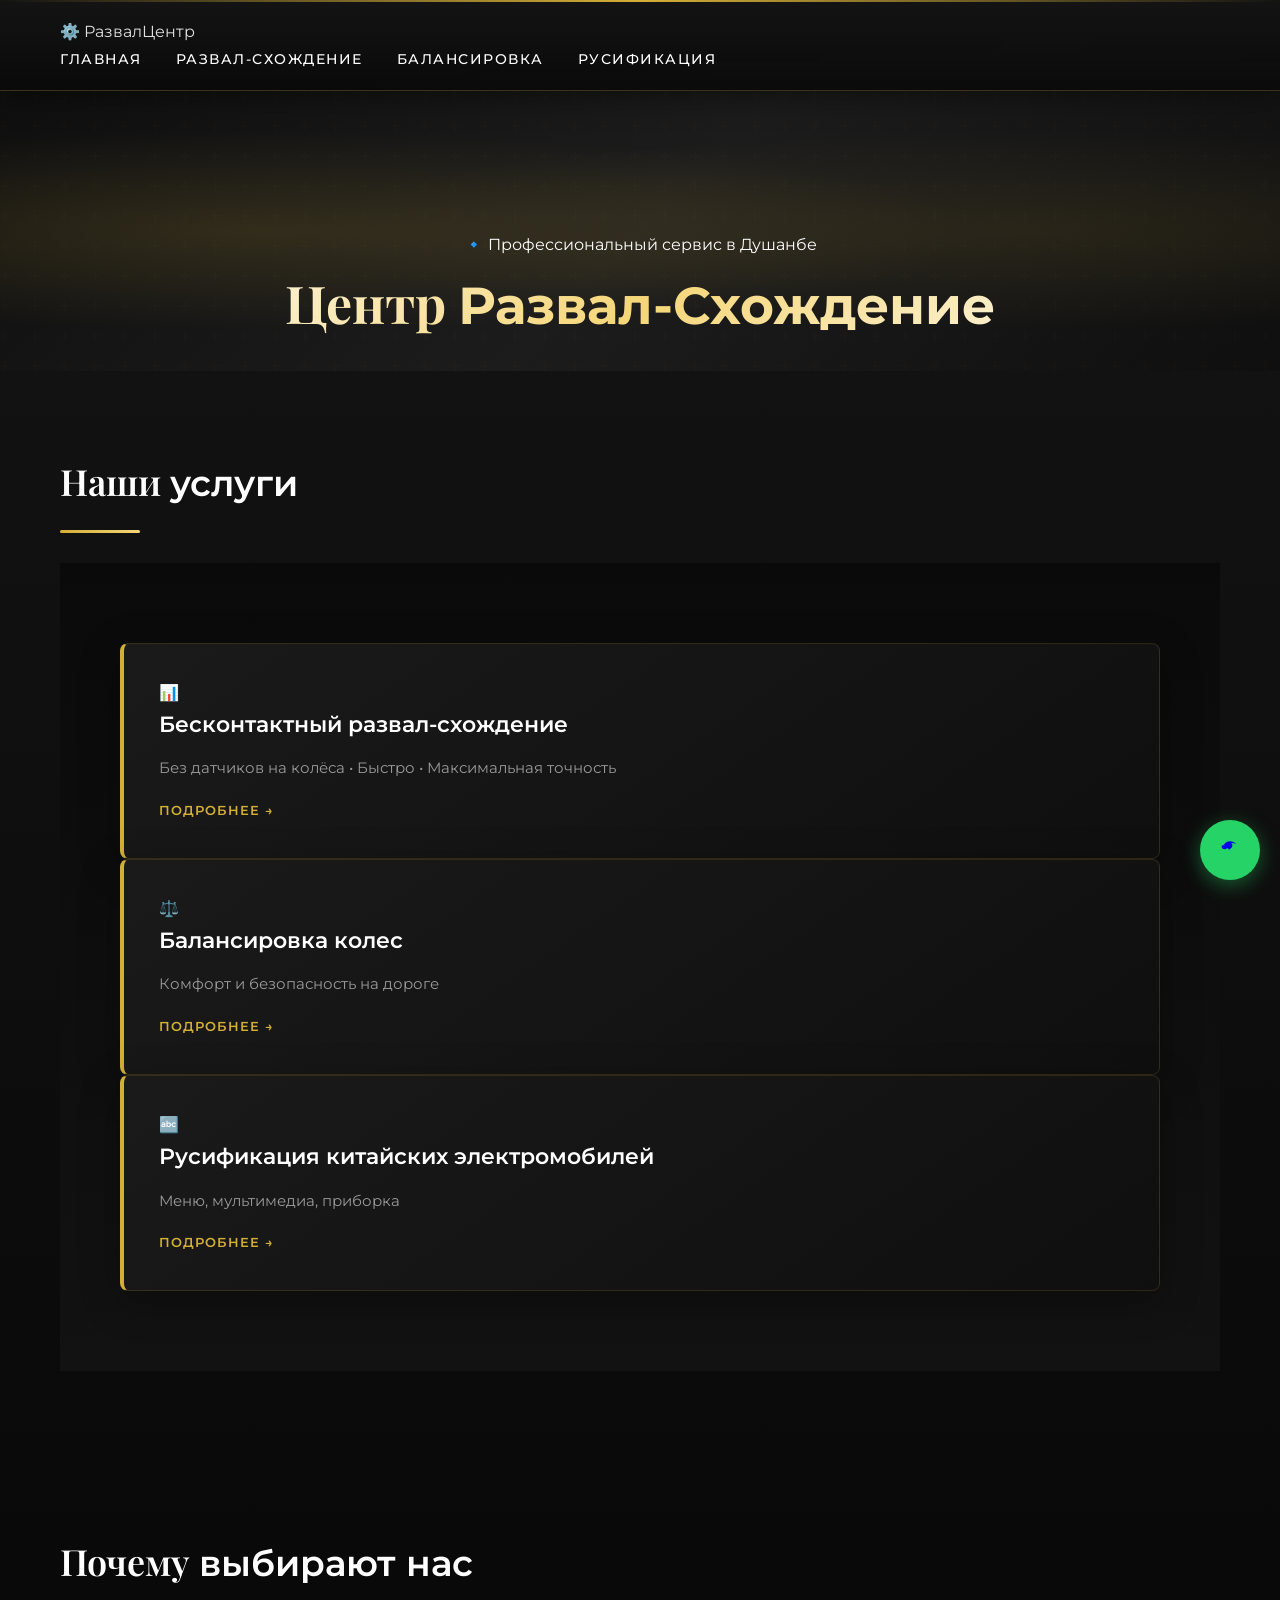
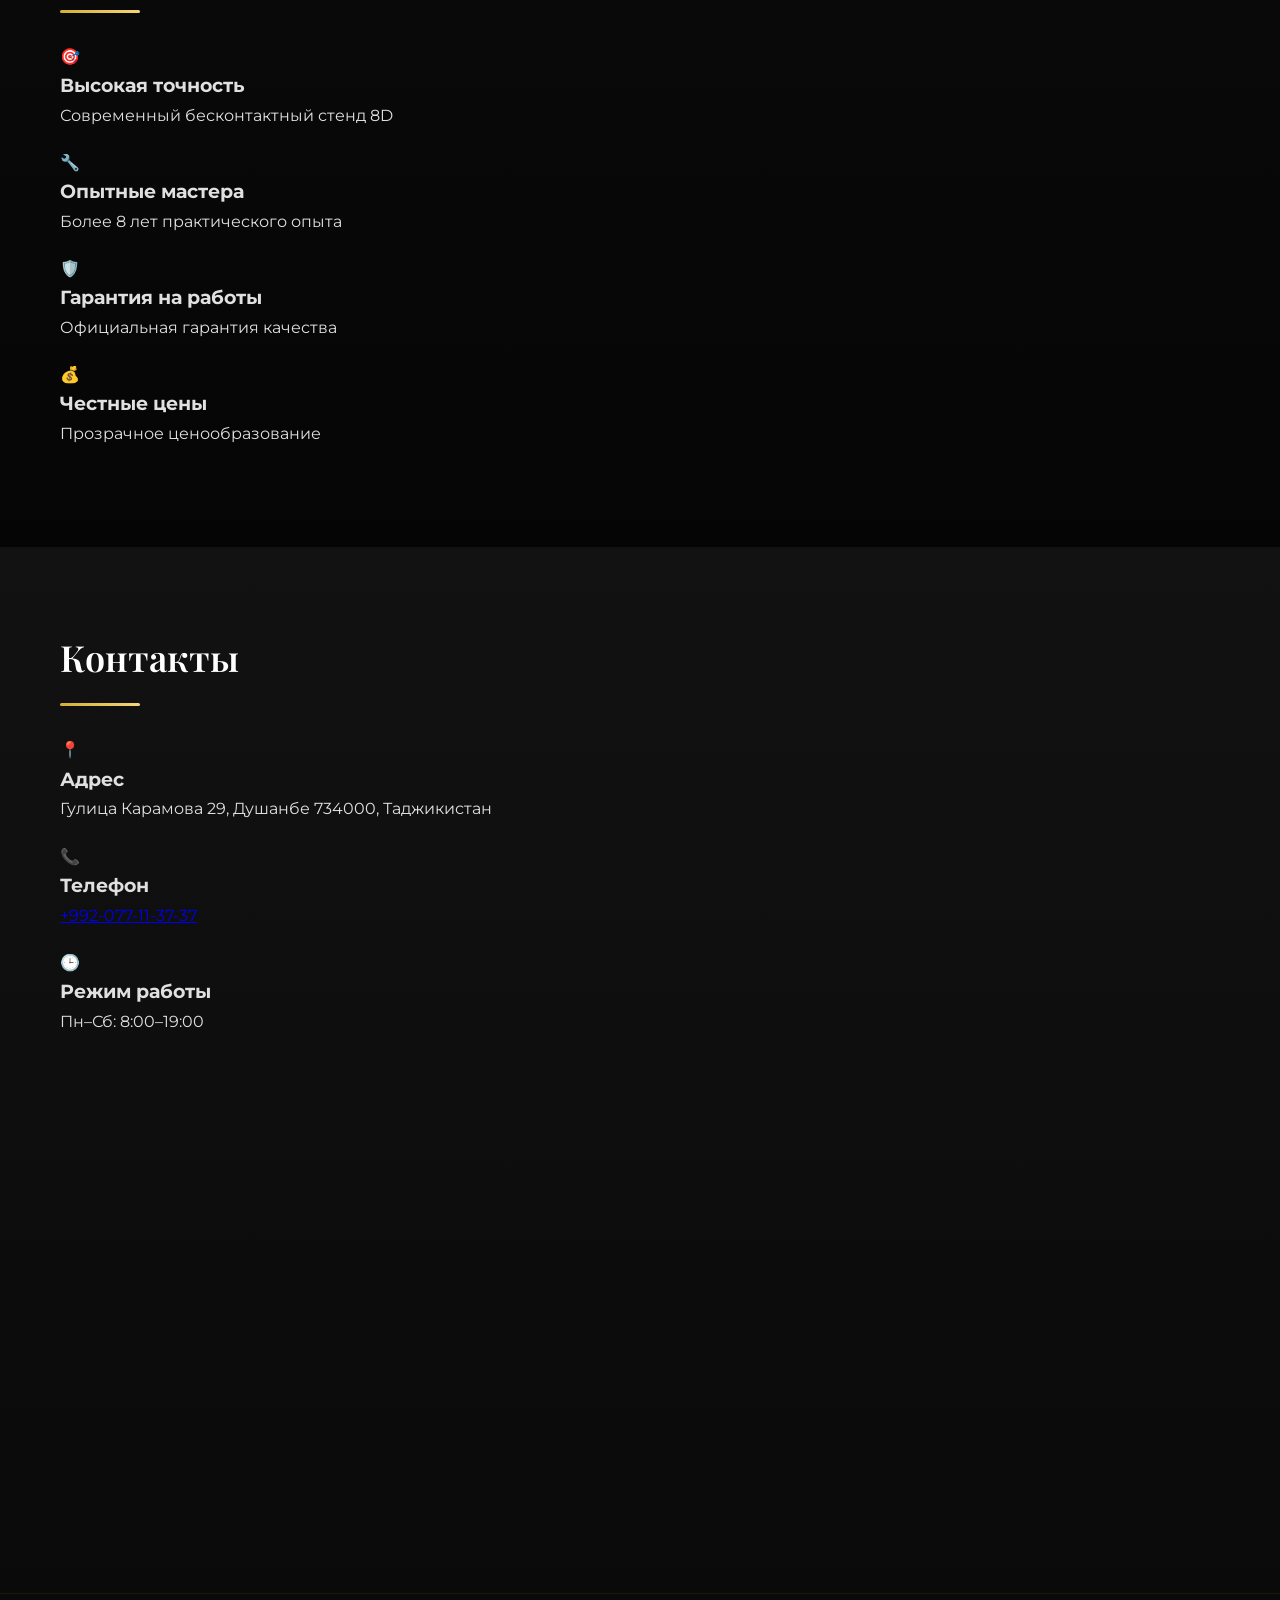
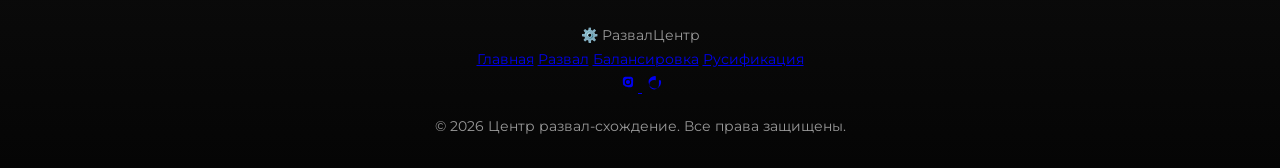
<file: index.html>
<!DOCTYPE html>
<html lang="ru">
<head>
    <meta charset="UTF-8">
    <meta name="viewport" content="width=device-width, initial-scale=1.0">
    <title>Центр — развал, балансировка, русификация</title>
    <meta name="description" content="Развал-схождение, балансировка и русификация авто. Точная настройка подвески. Гарантия качества.">
    <link rel="stylesheet" href="style.css">
    <link rel="icon" href="data:image/svg+xml,<svg xmlns='http://www.w3.org/2000/svg' viewBox='0 0 100 100'><text y='.9em' font-size='90'>🔧</text></svg>">
</head>
<body>


<header>
    <div class="header-container">
        <div class="logo">
            <span class="logo-icon">⚙️</span>
            <span class="logo-text">Развал<span>Центр</span></span>
        </div>
        <nav>
            <a href="index.html" class="nav-active">Главная</a>
            <a href="razval.html">Развал-схождение</a>
            <a href="balancing.html">Балансировка</a>
            <a href="rusification.html">Русификация</a>
        </nav>
    </div>
</header>

<section class="hero">
    <div class="hero-bg-pattern"></div>
    <div class="hero-content">
        <div class="hero-badge">🔹 Профессиональный сервис в Душанбе</div>
        <h1>Центр <span class="gold-text">Развал-Схождение</span></h1>
        <p class="hero-subtitle">Развал-схождение • Балансировка • Русификация авто</p>
        <div class="hero-buttons">
            <a href="https://wa.me/992077113737" class="btn btn-primary">
                <svg viewBox="0 0 448 512" width="20" height="20" fill="currentColor">
                    <path d="M380.9 97.1C339 55.1 283.7 32 223.9 32c-70.4 0-128.5 38.4-158.3 97.6L20.3 139c-6.7 6.7-10.7 15.9-10.7 25.6l0 3.2c0 38.4 31.2 69.6 69.6 69.6 12.3 0 23.9-3.2 34.3-9.2l34.7-15.6c8.8-4 18.8-1.6 25.6 6.1l16.6 18.5c6.9 7.7 18.6 8.2 26.1 1.2l44.7-41.1c15.3-14.1 23.6-34.8 23.6-56.1 0-16-4.8-31.1-13.5-43.9l-20.2-29.7z"/>
                </svg>
                Записаться
            </a>
            <a href="tel:+992077113737" class="btn btn-outline">
                <svg viewBox="0 0 512 512" width="20" height="20" fill="currentColor">
                    <path d="M164.9 212.5c-2.3 2.3-5.3 3.5-8.5 3.5h-48.4c-3.2 0-6.2-1.2-8.5-3.5l-80-80c-2.3-2.3-3.5-5.3-3.5-8.5V34.5c0-3.2 1.2-6.2 3.5-8.5l80-80c2.3-2.3 5.3-3.5 8.5-3.5h48.4c3.2 0 6.2 1.2 8.5 3.5l80 80c2.3 2.3 3.5 5.3 3.5 8.5v80c0 3.2-1.2 6.2-3.5 8.5l-80 80z"/>
                </svg>
                Позвонить
            </a>
        </div>
        <div class="hero-stats">
            <div class="stat-item">
                <span class="stat-number">5000+</span>
                <span class="stat-label">клиентов</span>
            </div>
            <div class="stat-item">
                <span class="stat-number">8 лет</span>
                <span class="stat-label">опыта</span>
            </div>
            <div class="stat-item">
                <span class="stat-number">98%</span>
                <span class="stat-label">довольных</span>
            </div>
        </div>
    </div>
</section>

<section class="content">
    <h2>Наши <span class="gold-text">услуги</span></h2>
    <div class="section-line"></div>

    <div class="services">
        <div class="service-card">
            <div class="card-icon">📊</div>
            <h3>Бесконтактный развал-схождение</h3>
            <p>Без датчиков на колёса • Быстро • Максимальная точность</p>
            <a href="razval.html" class="card-link">Подробнее →</a>
            <div class="card-glow"></div>
        </div>

        <div class="service-card">
            <div class="card-icon">⚖️</div>
            <h3>Балансировка колес</h3>
            <p>Комфорт и безопасность на дороге</p>
            <a href="balancing.html" class="card-link">Подробнее →</a>
            <div class="card-glow"></div>
        </div>

        <div class="service-card">
            <div class="card-icon">🔤</div>
            <h3>Русификация китайских электромобилей</h3>
            <p>Меню, мультимедиа, приборка</p>
            <a href="rusification.html" class="card-link">Подробнее →</a>
            <div class="card-glow"></div>
        </div>
    </div>
</section>

<section class="content dark">
    <h2>Почему <span class="gold-text">выбирают нас</span></h2>
    <div class="section-line"></div>

    <div class="features-grid">
        <div class="feature-item" data-tilt>
            <div class="feature-icon">🎯</div>
            <h3>Высокая точность</h3>
            <p>Современный бесконтактный стенд 8D</p>
        </div>
        <div class="feature-item" data-tilt>
            <div class="feature-icon">🔧</div>
            <h3>Опытные мастера</h3>
            <p>Более 8 лет практического опыта</p>
        </div>
        <div class="feature-item" data-tilt>
            <div class="feature-icon">🛡️</div>
            <h3>Гарантия на работы</h3>
            <p>Официальная гарантия качества</p>
        </div>
        <div class="feature-item" data-tilt>
            <div class="feature-icon">💰</div>
            <h3>Честные цены</h3>
            <p>Прозрачное ценообразование</p>
        </div>
    </div>
</section>

<section class="content">
    <h2>Контакты</h2>
    <div class="section-line"></div>

    <div class="contacts-container">
        <div class="contact-card">
            <div class="contact-icon">📍</div>
            <h3>Адрес</h3>
            <p>Гулица Карамова 29, Душанбе 734000, Таджикистан</p>
        </div>
        <div class="contact-card">
            <div class="contact-icon">📞</div>
            <h3>Телефон</h3>
            <p><a href="tel:+992077113737">+992-077-11-37-37</a></p>
        </div>
        <div class="contact-card">
            <div class="contact-icon">🕒</div>
            <h3>Режим работы</h3>
            <p>Пн–Сб: 8:00–19:00</p>
        </div>
    </div>

    <div class="map">
        <iframe 
        src="https://www.google.com/maps/embed?pb=!1m18!1m12!1m3!1d14834.98796822814!2d68.75728935511641!3d38.5873992798172!2m3!1f0!2f0!3f0!3m2!1i1024!2i768!4f13.1!3m3!1m2!1s0x38b5d3d64d9e6585%3A0xa7fe6edb359aba24!2z0KbQtdC90YLRgCDQoNCw0LfQstCw0Lst0KHRhdC-0LbQtNC10L3QuNGPINCU0YPRiNCw0L3QsdC1!5e0!3m2!1sru!2sus!4v1771346146250!5m2!1sru!2sus"
        width="100%" 
        height="450" 
        style="border:0; border-radius: 16px;"
        allowfullscreen="" 
        loading="lazy"
        referrerpolicy="no-referrer-when-downgrade">
        </iframe>
    </div>
</section>

<footer>
    <div class="footer-content">
        <div class="footer-logo">
            <span class="logo-icon">⚙️</span>
            <span class="logo-text">Развал<span>Центр</span></span>
        </div>
        <div class="footer-links">
            <a href="index.html">Главная</a>
            <a href="razval.html">Развал</a>
            <a href="balancing.html">Балансировка</a>
            <a href="rusification.html">Русификация</a>
        </div>
        <div class="social-links">
            <a href="https://www.instagram.com/razval_tj" target="_blank" class="social-btn instagram" title="Instagram">
                <svg viewBox="0 0 448 512" width="20" height="20" fill="currentColor">
                    <path d="M224,202.66A53.34,53.34,0,1,0,277.34,256,53.38,53.38,0,0,0,224,202.66Zm124.71-41a54,54,0,0,0-30.63-30.63C288,124,224,124,224,124s-64,0-94.08,6.88a54,54,0,0,0-30.63,30.63C92,160,92,224,92,224s0,64,6.88,94.08a54,54,0,0,0,30.63,30.63C160,388,224,388,224,388s64,0,94.08-6.88a54,54,0,0,0,30.63-30.63C356,288,356,224,356,224S356,160,348.71,161.66ZM224,338a82,82,0,1,1,82-82A82.09,82.09,0,0,1,224,338Zm85-148a19,19,0,1,1-19-19A19,19,0,0,1,309,190Z"/>
                </svg>
            </a>
            <a href="https://www.tiktok.com/@razvaltj4" target="_blank" class="social-btn tiktok" title="TikTok">
                <svg viewBox="0 0 448 512" width="20" height="20" fill="currentColor">
                    <path d="M448,209.91a159.79,159.79,0,0,1-46.58-6.42v121.07a122.94,122.94,0,1,1-122.93-122.93,120.27,120.27,0,0,1,43.86,9.12V105.88a160.06,160.06,0,1,0,124.65,104Z"/>
                </svg>
            </a>
            <a href="https://wa.me/992077113737" class="social-btn whatsapp" title="WhatsApp">
                <svg viewBox="0 0 448 512" width="20" height="20" fill="currentColor">
                    <path d="M380.9 97.1C339 55.1 283.7 32 223.9 32c-70.4 0-128.5 38.4-158.3 97.6L20.3 139c-6.7 6.7-10.7 15.9-10.7 25.6l0 3.2c0 38.4 31.2 69.6 69.6 69.6 12.3 0 23.9-3.2 34.3-9.2l34.7-15.6c8.8-4 18.8-1.6 25.6 6.1l16.6 18.5c6.9 7.7 18.6 8.2 26.1 1.2l44.7-41.1c15.3-14.1 23.6-34.8 23.6-56.1 0-16-4.8-31.1-13.5-43.9l-20.2-29.7z"/>
                </svg>
            </a>
        </div>
    </div>
    <div class="footer-bottom">
        <p>© 2026 Центр развал-схождение. Все права защищены.</p>
    </div>
</footer>

</body>
</html>
</file>
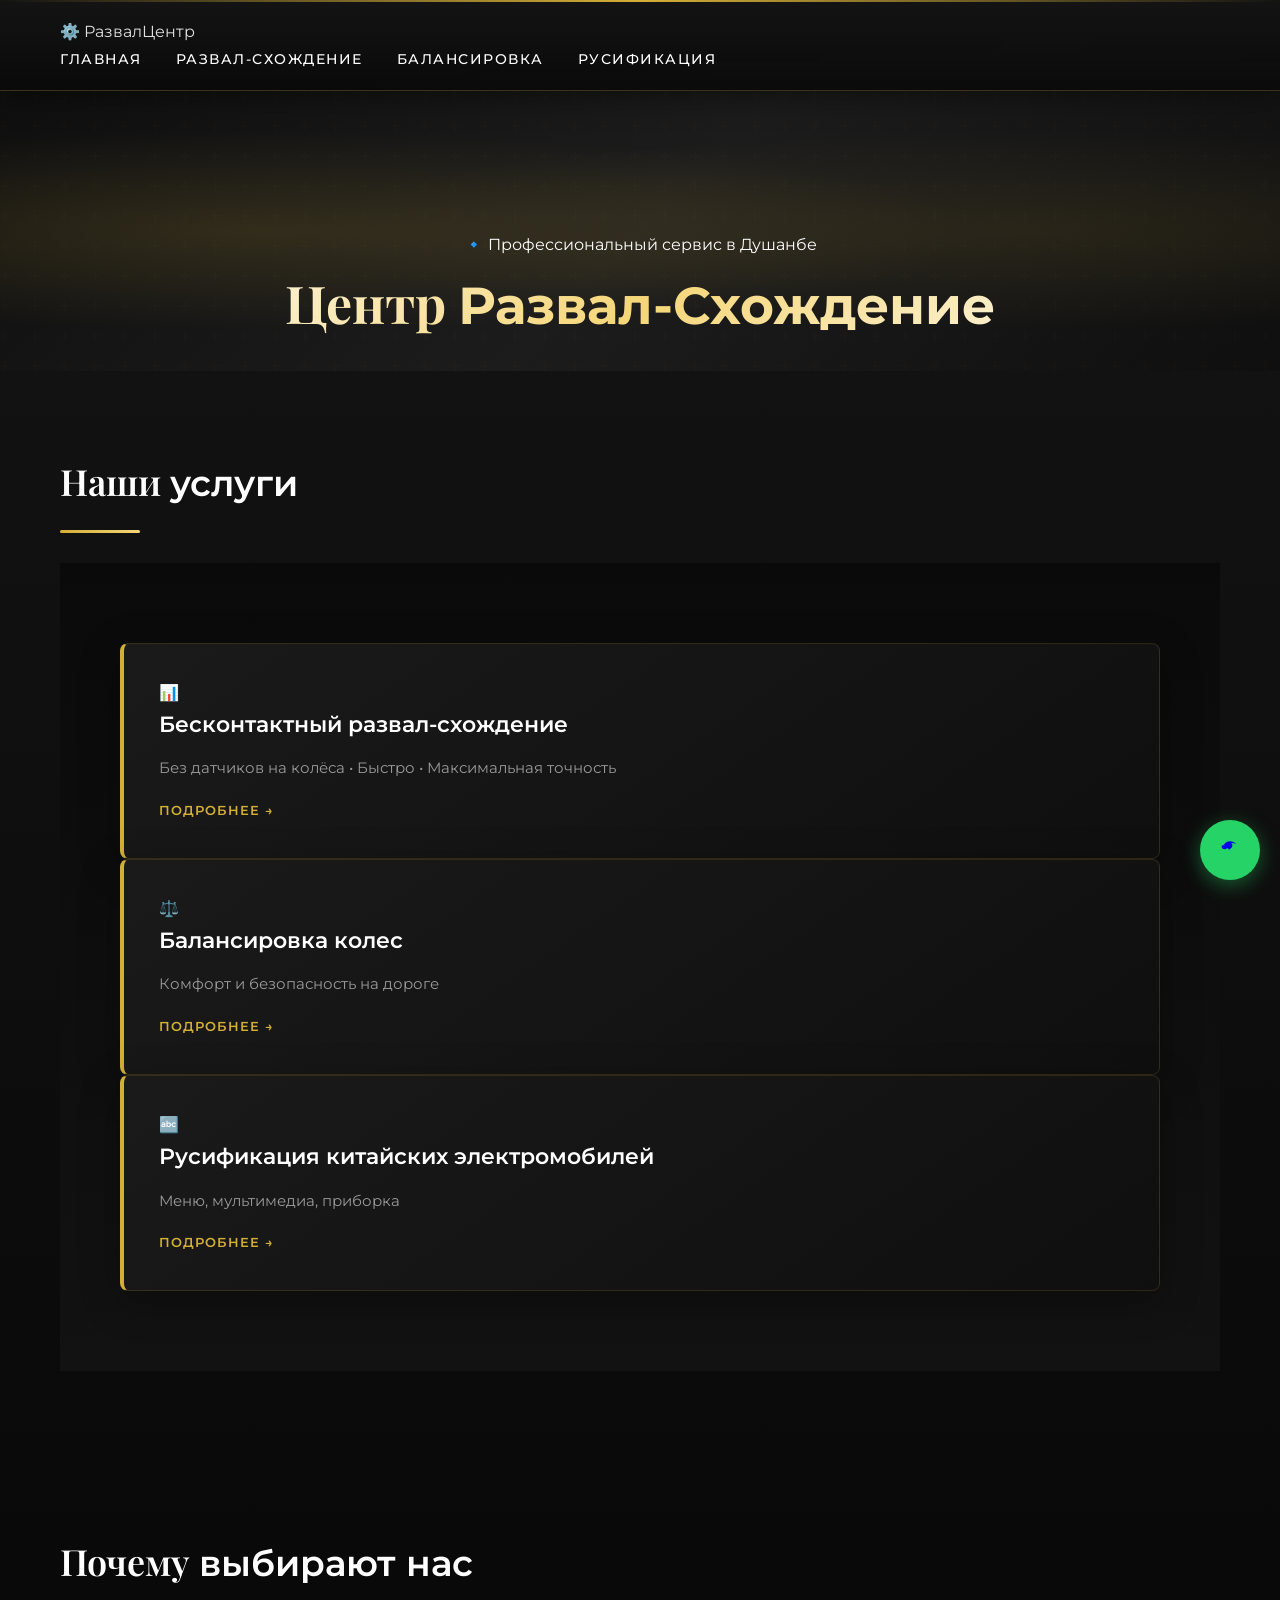
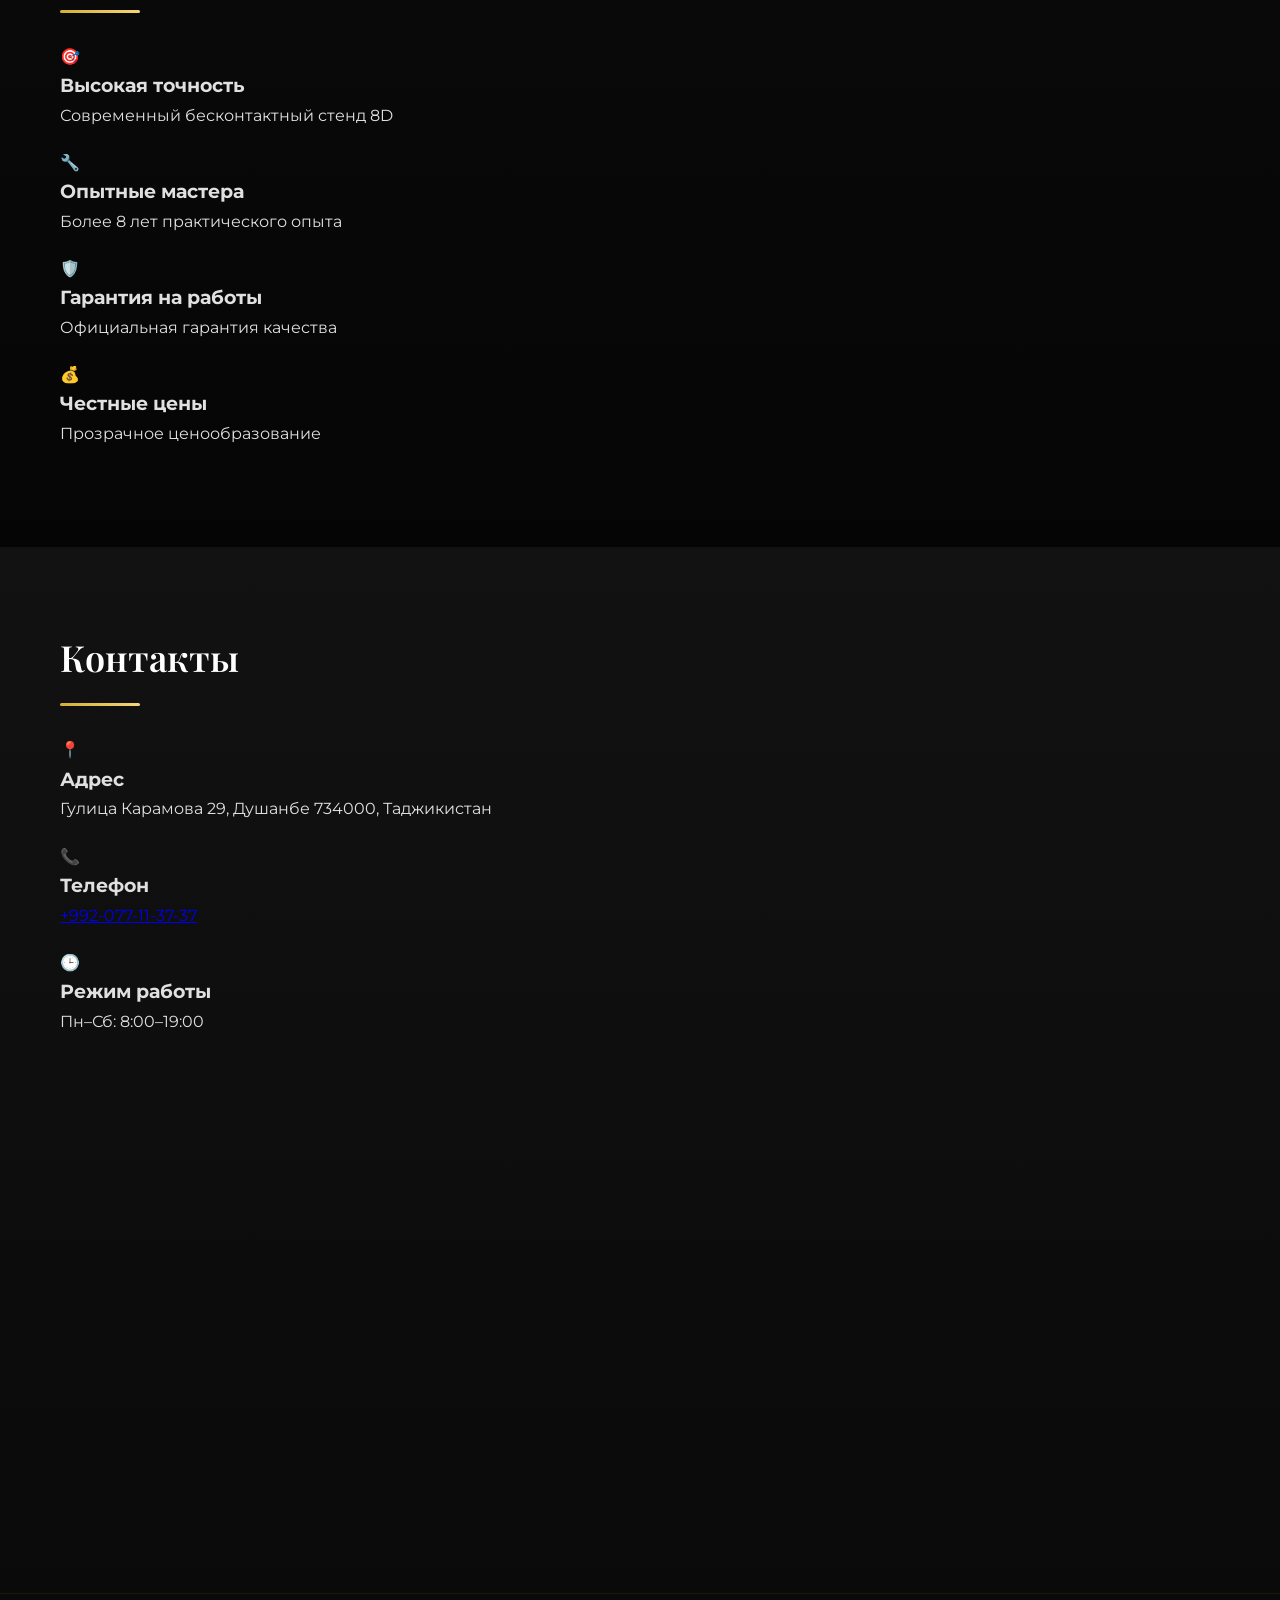
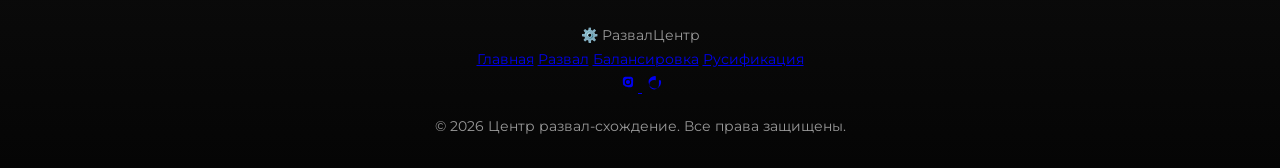
<file: main.html>
<!DOCTYPE html>
<html lang="ru">
<head>
    <meta charset="UTF-8">
    <meta name="viewport" content="width=device-width, initial-scale=1.0">
    <title>Центр — развал, балансировка, русификация</title>
    <meta name="description" content="Развал-схождение, балансировка и русификация авто. Точная настройка подвески. Гарантия качества.">
    <link rel="stylesheet" href="style.css">
    <link rel="icon" href="data:image/svg+xml,<svg xmlns='http://www.w3.org/2000/svg' viewBox='0 0 100 100'><text y='.9em' font-size='90'>🔧</text></svg>">
</head>
<body>


<header>
    <div class="header-container">
        <div class="logo">
            <span class="logo-icon">⚙️</span>
            <span class="logo-text">Развал<span>Центр</span></span>
        </div>
        <nav>
            <a href="main.html" class="nav-active">Главная</a>
            <a href="razval.html">Развал-схождение</a>
            <a href="balancing.html">Балансировка</a>
            <a href="rusification.html">Русификация</a>
        </nav>
    </div>
</header>

<section class="hero">
    <div class="hero-bg-pattern"></div>
    <div class="hero-content">
        <div class="hero-badge">🔹 Профессиональный сервис в Душанбе</div>
        <h1>Центр <span class="gold-text">Развал-Схождение</span></h1>
        <p class="hero-subtitle">Развал-схождение • Балансировка • Русификация авто</p>
        <div class="hero-buttons">
            <a href="https://wa.me/992077113737" class="btn btn-primary">
                <svg viewBox="0 0 448 512" width="20" height="20" fill="currentColor">
                    <path d="M380.9 97.1C339 55.1 283.7 32 223.9 32c-70.4 0-128.5 38.4-158.3 97.6L20.3 139c-6.7 6.7-10.7 15.9-10.7 25.6l0 3.2c0 38.4 31.2 69.6 69.6 69.6 12.3 0 23.9-3.2 34.3-9.2l34.7-15.6c8.8-4 18.8-1.6 25.6 6.1l16.6 18.5c6.9 7.7 18.6 8.2 26.1 1.2l44.7-41.1c15.3-14.1 23.6-34.8 23.6-56.1 0-16-4.8-31.1-13.5-43.9l-20.2-29.7z"/>
                </svg>
                Записаться
            </a>
            <a href="tel:+992077113737" class="btn btn-outline">
                <svg viewBox="0 0 512 512" width="20" height="20" fill="currentColor">
                    <path d="M164.9 212.5c-2.3 2.3-5.3 3.5-8.5 3.5h-48.4c-3.2 0-6.2-1.2-8.5-3.5l-80-80c-2.3-2.3-3.5-5.3-3.5-8.5V34.5c0-3.2 1.2-6.2 3.5-8.5l80-80c2.3-2.3 5.3-3.5 8.5-3.5h48.4c3.2 0 6.2 1.2 8.5 3.5l80 80c2.3 2.3 3.5 5.3 3.5 8.5v80c0 3.2-1.2 6.2-3.5 8.5l-80 80z"/>
                </svg>
                Позвонить
            </a>
        </div>
        <div class="hero-stats">
            <div class="stat-item">
                <span class="stat-number">5000+</span>
                <span class="stat-label">клиентов</span>
            </div>
            <div class="stat-item">
                <span class="stat-number">8 лет</span>
                <span class="stat-label">опыта</span>
            </div>
            <div class="stat-item">
                <span class="stat-number">98%</span>
                <span class="stat-label">довольных</span>
            </div>
        </div>
    </div>
</section>

<section class="content">
    <h2>Наши <span class="gold-text">услуги</span></h2>
    <div class="section-line"></div>

    <div class="services">
        <div class="service-card">
            <div class="card-icon">📊</div>
            <h3>Бесконтактный развал-схождение</h3>
            <p>Без датчиков на колёса • Быстро • Максимальная точность</p>
            <a href="razval.html" class="card-link">Подробнее →</a>
            <div class="card-glow"></div>
        </div>

        <div class="service-card">
            <div class="card-icon">⚖️</div>
            <h3>Балансировка колес</h3>
            <p>Комфорт и безопасность на дороге</p>
            <a href="balancing.html" class="card-link">Подробнее →</a>
            <div class="card-glow"></div>
        </div>

        <div class="service-card">
            <div class="card-icon">🔤</div>
            <h3>Русификация китайских электромобилей</h3>
            <p>Меню, мультимедиа, приборка</p>
            <a href="rusification.html" class="card-link">Подробнее →</a>
            <div class="card-glow"></div>
        </div>
    </div>
</section>

<section class="content dark">
    <h2>Почему <span class="gold-text">выбирают нас</span></h2>
    <div class="section-line"></div>

    <div class="features-grid">
        <div class="feature-item" data-tilt>
            <div class="feature-icon">🎯</div>
            <h3>Высокая точность</h3>
            <p>Современный бесконтактный стенд 8D</p>
        </div>
        <div class="feature-item" data-tilt>
            <div class="feature-icon">🔧</div>
            <h3>Опытные мастера</h3>
            <p>Более 8 лет практического опыта</p>
        </div>
        <div class="feature-item" data-tilt>
            <div class="feature-icon">🛡️</div>
            <h3>Гарантия на работы</h3>
            <p>Официальная гарантия качества</p>
        </div>
        <div class="feature-item" data-tilt>
            <div class="feature-icon">💰</div>
            <h3>Честные цены</h3>
            <p>Прозрачное ценообразование</p>
        </div>
    </div>
</section>

<section class="content">
    <h2>Контакты</h2>
    <div class="section-line"></div>

    <div class="contacts-container">
        <div class="contact-card">
            <div class="contact-icon">📍</div>
            <h3>Адрес</h3>
            <p>Гулица Карамова 29, Душанбе 734000, Таджикистан</p>
        </div>
        <div class="contact-card">
            <div class="contact-icon">📞</div>
            <h3>Телефон</h3>
            <p><a href="tel:+992077113737">+992-077-11-37-37</a></p>
        </div>
        <div class="contact-card">
            <div class="contact-icon">🕒</div>
            <h3>Режим работы</h3>
            <p>Пн–Сб: 8:00–19:00</p>
        </div>
    </div>

    <div class="map">
        <iframe 
        src="https://www.google.com/maps/embed?pb=!1m18!1m12!1m3!1d14834.98796822814!2d68.75728935511641!3d38.5873992798172!2m3!1f0!2f0!3f0!3m2!1i1024!2i768!4f13.1!3m3!1m2!1s0x38b5d3d64d9e6585%3A0xa7fe6edb359aba24!2z0KbQtdC90YLRgCDQoNCw0LfQstCw0Lst0KHRhdC-0LbQtNC10L3QuNGPINCU0YPRiNCw0L3QsdC1!5e0!3m2!1sru!2sus!4v1771346146250!5m2!1sru!2sus"
        width="100%" 
        height="450" 
        style="border:0; border-radius: 16px;"
        allowfullscreen="" 
        loading="lazy"
        referrerpolicy="no-referrer-when-downgrade">
        </iframe>
    </div>
</section>

<footer>
    <div class="footer-content">
        <div class="footer-logo">
            <span class="logo-icon">⚙️</span>
            <span class="logo-text">Развал<span>Центр</span></span>
        </div>
        <div class="footer-links">
            <a href="main.html">Главная</a>
            <a href="razval.html">Развал</a>
            <a href="balancing.html">Балансировка</a>
            <a href="rusification.html">Русификация</a>
        </div>
        <div class="social-links">
            <a href="https://www.instagram.com/razval_tj" target="_blank" class="social-btn instagram" title="Instagram">
                <svg viewBox="0 0 448 512" width="20" height="20" fill="currentColor">
                    <path d="M224,202.66A53.34,53.34,0,1,0,277.34,256,53.38,53.38,0,0,0,224,202.66Zm124.71-41a54,54,0,0,0-30.63-30.63C288,124,224,124,224,124s-64,0-94.08,6.88a54,54,0,0,0-30.63,30.63C92,160,92,224,92,224s0,64,6.88,94.08a54,54,0,0,0,30.63,30.63C160,388,224,388,224,388s64,0,94.08-6.88a54,54,0,0,0,30.63-30.63C356,288,356,224,356,224S356,160,348.71,161.66ZM224,338a82,82,0,1,1,82-82A82.09,82.09,0,0,1,224,338Zm85-148a19,19,0,1,1-19-19A19,19,0,0,1,309,190Z"/>
                </svg>
            </a>
            <a href="https://www.tiktok.com/@razvaltj4" target="_blank" class="social-btn tiktok" title="TikTok">
                <svg viewBox="0 0 448 512" width="20" height="20" fill="currentColor">
                    <path d="M448,209.91a159.79,159.79,0,0,1-46.58-6.42v121.07a122.94,122.94,0,1,1-122.93-122.93,120.27,120.27,0,0,1,43.86,9.12V105.88a160.06,160.06,0,1,0,124.65,104Z"/>
                </svg>
            </a>
            <a href="https://wa.me/992077113737" class="social-btn whatsapp" title="WhatsApp">
                <svg viewBox="0 0 448 512" width="20" height="20" fill="currentColor">
                    <path d="M380.9 97.1C339 55.1 283.7 32 223.9 32c-70.4 0-128.5 38.4-158.3 97.6L20.3 139c-6.7 6.7-10.7 15.9-10.7 25.6l0 3.2c0 38.4 31.2 69.6 69.6 69.6 12.3 0 23.9-3.2 34.3-9.2l34.7-15.6c8.8-4 18.8-1.6 25.6 6.1l16.6 18.5c6.9 7.7 18.6 8.2 26.1 1.2l44.7-41.1c15.3-14.1 23.6-34.8 23.6-56.1 0-16-4.8-31.1-13.5-43.9l-20.2-29.7z"/>
                </svg>
            </a>
        </div>
    </div>
    <div class="footer-bottom">
        <p>© 2026 Центр развал-схождение. Все права защищены.</p>
    </div>
</footer>

</body>
</html>
</file>
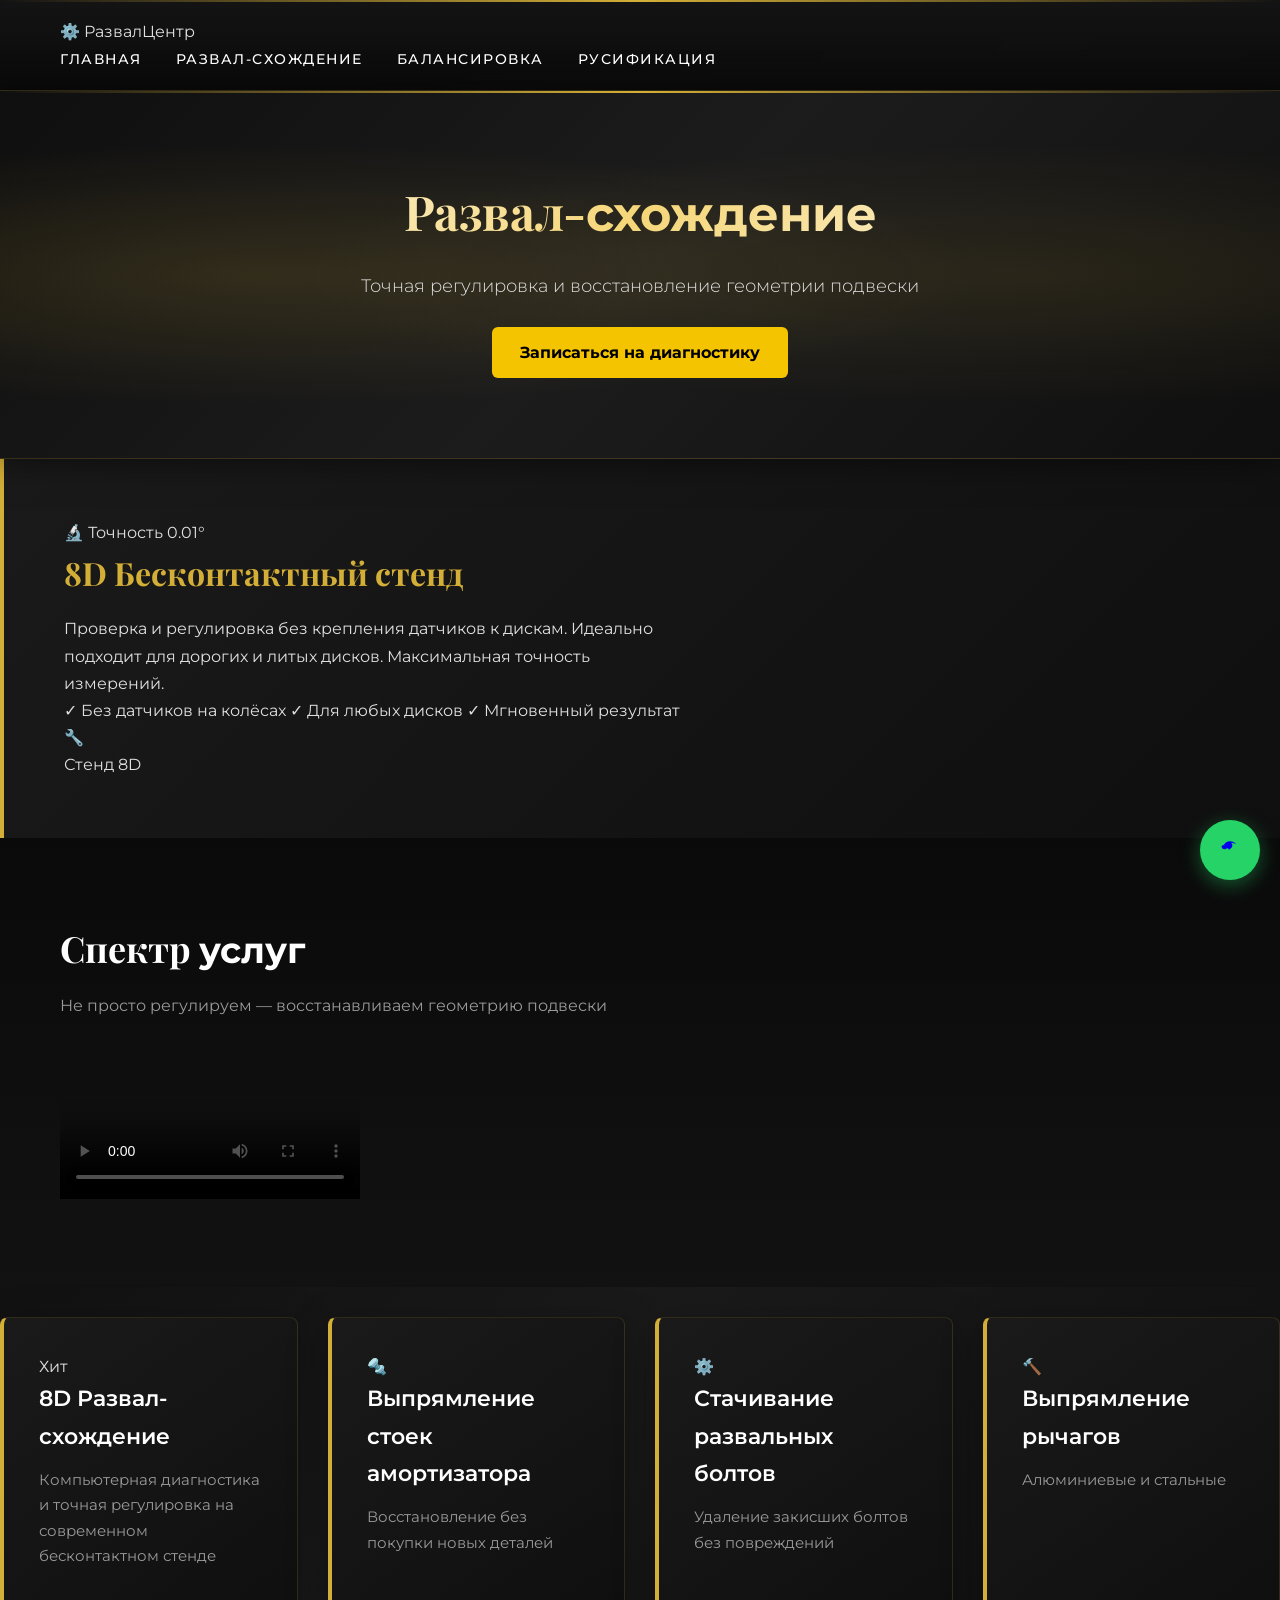
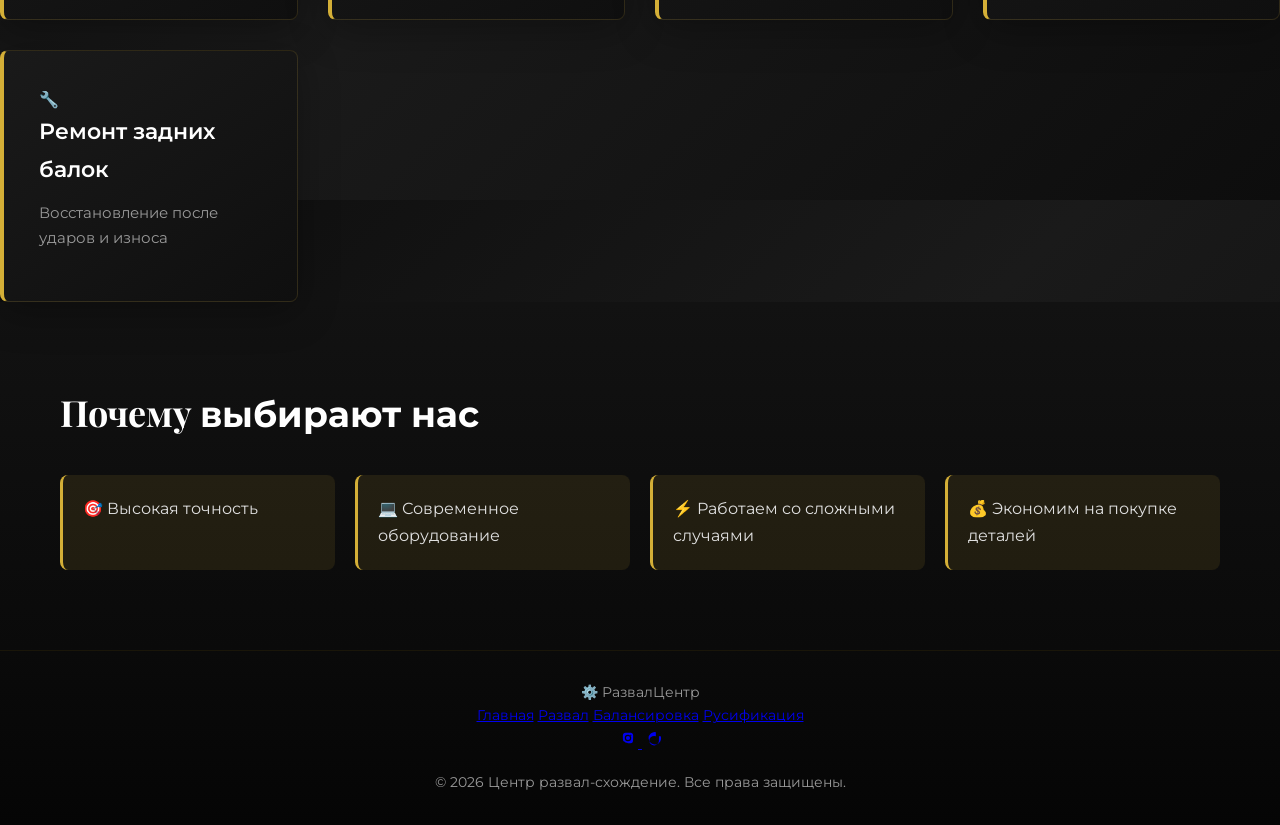
<file: razval.html>
<!DOCTYPE html>
<html lang="ru">
<head>
    <meta charset="UTF-8">
    <meta name="viewport" content="width=device-width, initial-scale=1.0">
    <title>Разовал-схождение в Душанбе</title>
    <link rel="stylesheet" href="style.css">
    <link rel="icon" href="data:image/svg+xml,<svg xmlns='http://www.w3.org/2000/svg' viewBox='0 0 100 100'><text y='.9em' font-size='90'>🔧</text></svg>">
</head>

<body>


<header>
    <div class="header-container">  
        <div class="logo">
            <span class="logo-icon">⚙️</span>
            <span class="logo-text">Развал<span>Центр</span></span>
        </div>
        <nav>
            <a href="index.html">Главная</a>
            <a href="razval.html" class="nav-active">Развал-схождение</a>
            <a href="balancing.html">Балансировка</a>
            <a href="rusification.html">Русификация</a>
        </nav>
    </div>
</header>

<header class="page-header">
    <div class="page-header-bg"></div>
    <h1>Развал-<span class="gold-text">схождение</span></h1>
    <p>Точная регулировка и восстановление геометрии подвески</p>
    <a href="https://wa.me/992077113737" class="btn btn-primary">Записаться на диагностику</a>
</header>


<!-- ===== ГЛАВНЫЙ БЛОК ===== -->
<section class="hero-razval">
    <div class="hero-text">
        <div class="hero-badge">🔬 Точность 0.01°</div>
        <h2>8D Бесконтактный стенд</h2>
        <p>
            Проверка и регулировка без крепления датчиков к дискам.
            Идеально подходит для дорогих и литых дисков.
            Максимальная точность измерений.
        </p>
        <div class="hero-features">
            <span>✓ Без датчиков на колёсах</span>
            <span>✓ Для любых дисков</span>
            <span>✓ Мгновенный результат</span>
        </div>
    </div>
    <div class="hero-image">
        <div class="hero-image-placeholder">
            <span>🔧</span>
            <p>Стенд 8D</p>
        </div>
    </div>
</section>



<!-- ===== УСЛУГИ ===== -->
<section class="services">
    <h2>Спектр <span class="gold-text">услуг</span></h2>
    <div class="section-line"></div>
    <p class="services-sub">
        Не просто регулируем — восстанавливаем геометрию подвески
    </p>
  <!-- ===== ВИДЕО ПО ЦЕНТРУ ===== -->
<section class="video-section">
    <div class="video-container">
        <video controls poster="https://images.unsplash.com/photo-1558618666-fcd25c85cd64?w=800">
            <source src="razval.mp4" type="video/mp4">
            Ваш браузер не поддерживает видео.
        </video>
    </div>
</section>
</section>
    <div class="services-grid">

        <div class="service-card main">
            <div class="card-badge">Хит</div>
            <h3>8D Развал-схождение</h3>
            <p>
                Компьютерная диагностика и точная регулировка на современном бесконтактном стенде
            </p>
            <span class="price"></span>
            <div class="card-glow"></div>
        </div>

        <div class="service-card">
            <div class="card-icon">🔩</div>
            <h3>Выпрямление стоек амортизатора</h3>
            <p>Восстановление без покупки новых деталей</p>
            <span class="price"></span>
        </div>

        <div class="service-card">
            <div class="card-icon">⚙️</div>
            <h3>Стачивание развальных болтов</h3>
            <p>Удаление закисших болтов без повреждений</p>
            <span class="price"></span>
        </div>

        <div class="service-card">
            <div class="card-icon">🔨</div>
            <h3>Выпрямление рычагов</h3>
            <p>Алюминиевые и стальные</p>
            <span class="price"></span>
        </div>

        <div class="service-card">
            <div class="card-icon">🔧</div>
            <h3>Ремонт задних балок</h3>
            <p>Восстановление после ударов и износа</p>
            <span class="price"></span>
        </div>

    </div>
</section>



<!-- ===== ПОЧЕМУ МЫ ===== -->
<section class="why">
    <h2>Почему <span class="gold-text">выбирают нас</span></h2>
    <div class="section-line"></div>

    <div class="why-grid">
        <div class="why-item">
            <span class="why-icon">🎯</span>
            <span>Высокая точность</span>
        </div>
        <div class="why-item">
            <span class="why-icon">💻</span>
            <span>Современное оборудование</span>
        </div>
        <div class="why-item">
            <span class="why-icon">⚡</span>
            <span>Работаем со сложными случаями</span>
        </div>
        <div class="why-item">
            <span class="why-icon">💰</span>
            <span>Экономим на покупке деталей</span>
        </div>
    </div>
</section>

<footer>
    <div class="footer-content">
        <div class="footer-logo">
            <span class="logo-icon">⚙️</span>
            <span class="logo-text">Развал<span>Центр</span></span>
        </div>
        <div class="footer-links">
            <a href="index.html">Главная</a>
            <a href="razval.html">Развал</a>
            <a href="balancing.html">Балансировка</a>
            <a href="rusification.html">Русификация</a>
        </div>
        <div class="social-links">
            <a href="https://www.instagram.com/razval_tj" target="_blank" class="social-btn instagram" title="Instagram">
                <svg viewBox="0 0 448 512" width="20" height="20" fill="currentColor">
                    <path d="M224,202.66A53.34,53.34,0,1,0,277.34,256,53.38,53.38,0,0,0,224,202.66Zm124.71-41a54,54,0,0,0-30.63-30.63C288,124,224,124,224,124s-64,0-94.08,6.88a54,54,0,0,0-30.63,30.63C92,160,92,224,92,224s0,64,6.88,94.08a54,54,0,0,0,30.63,30.63C160,388,224,388,224,388s64,0,94.08-6.88a54,54,0,0,0,30.63-30.63C356,288,356,224,356,224S356,160,348.71,161.66ZM224,338a82,82,0,1,1,82-82A82.09,82.09,0,0,1,224,338Zm85-148a19,19,0,1,1-19-19A19,19,0,0,1,309,190Z"/>
                </svg>
            </a>
            <a href="https://www.tiktok.com/@razvaltj4" target="_blank" class="social-btn tiktok" title="TikTok">
                <svg viewBox="0 0 448 512" width="20" height="20" fill="currentColor">
                    <path d="M448,209.91a159.79,159.79,0,0,1-46.58-6.42v121.07a122.94,122.94,0,1,1-122.93-122.93,120.27,120.27,0,0,1,43.86,9.12V105.88a160.06,160.06,0,1,0,124.65,104Z"/>
                </svg>
            </a>
            <a href="https://wa.me/992077113737" class="social-btn whatsapp" title="WhatsApp">
                <svg viewBox="0 0 448 512" width="20" height="20" fill="currentColor">
                    <path d="M380.9 97.1C339 55.1 283.7 32 223.9 32c-70.4 0-128.5 38.4-158.3 97.6L20.3 139c-6.7 6.7-10.7 15.9-10.7 25.6l0 3.2c0 38.4 31.2 69.6 69.6 69.6 12.3 0 23.9-3.2 34.3-9.2l34.7-15.6c8.8-4 18.8-1.6 25.6 6.1l16.6 18.5c6.9 7.7 18.6 8.2 26.1 1.2l44.7-41.1c15.3-14.1 23.6-34.8 23.6-56.1 0-16-4.8-31.1-13.5-43.9l-20.2-29.7z"/>
                </svg>
            </a>
        </div>
    </div>
    <div class="footer-bottom">
        <p>© 2026 Центр развал-схождение. Все права защищены.</p>
    </div>
</footer>

</body>
</html>
</file>
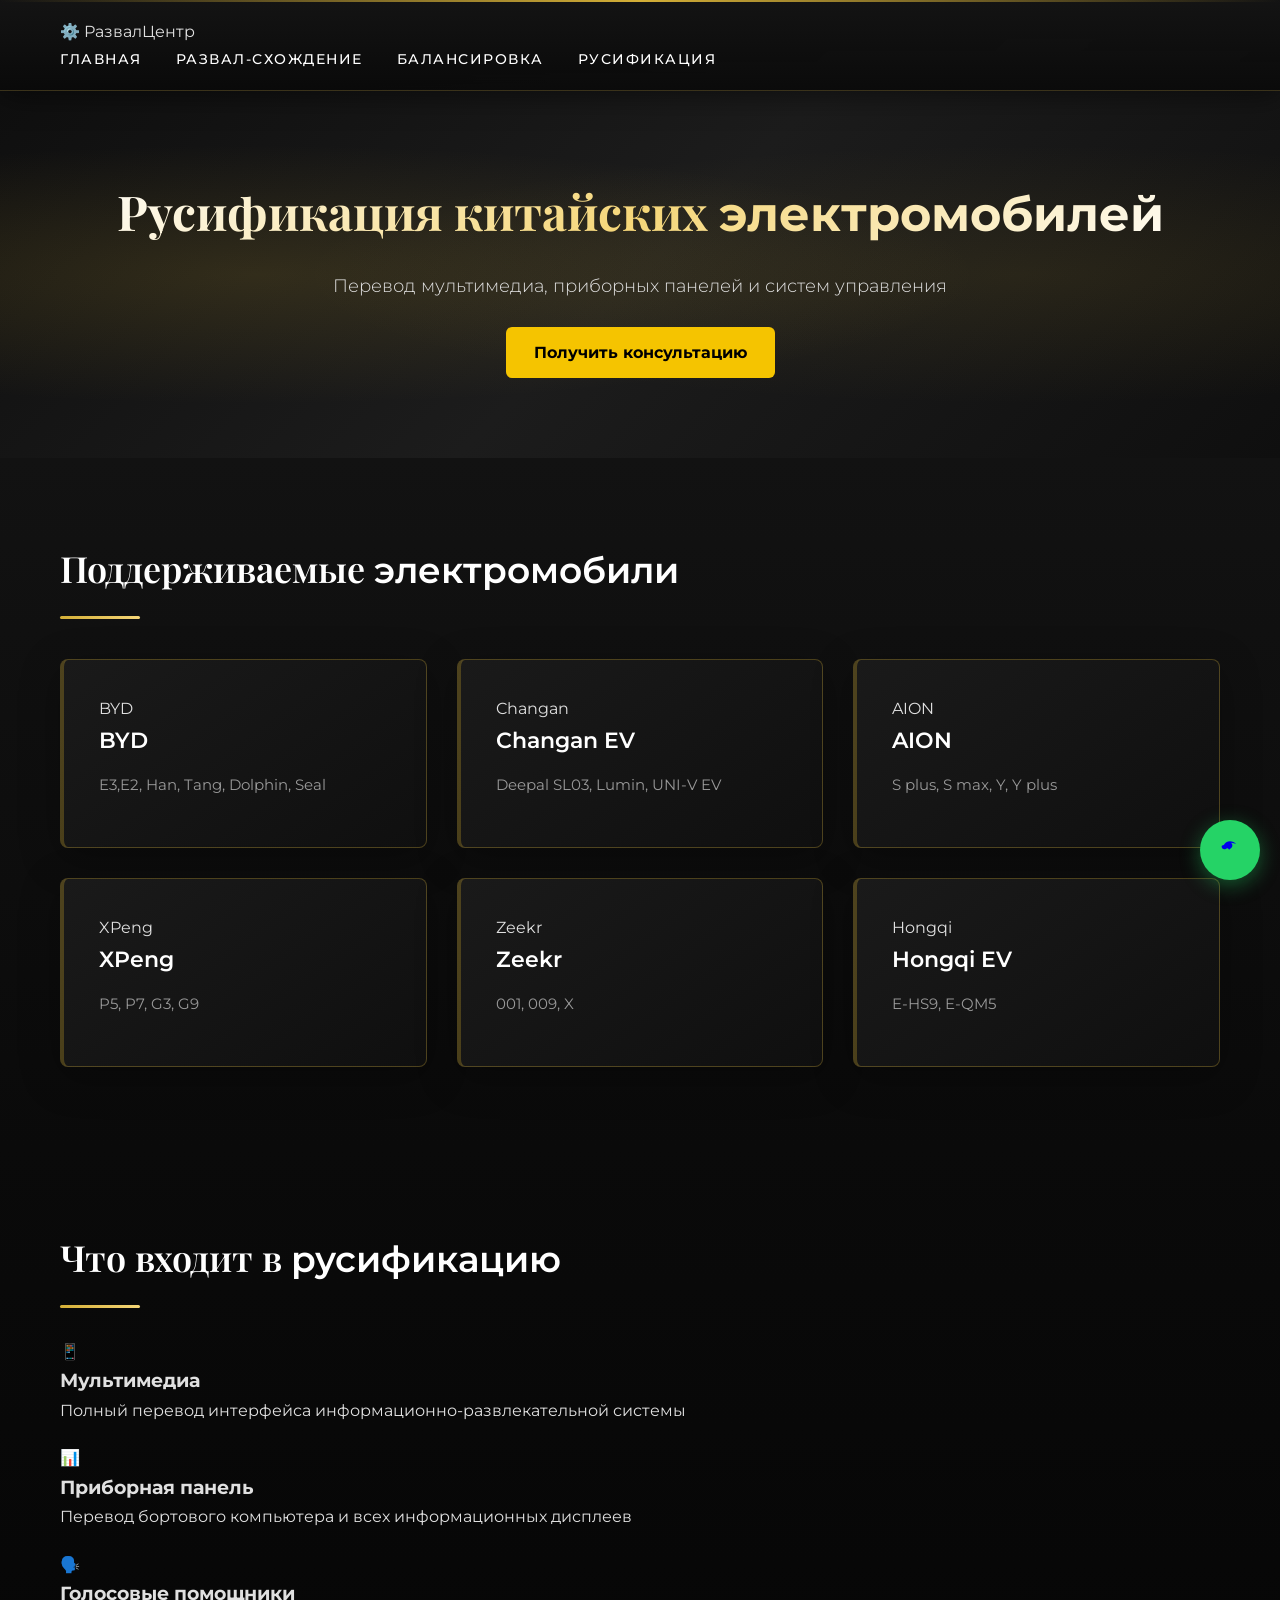
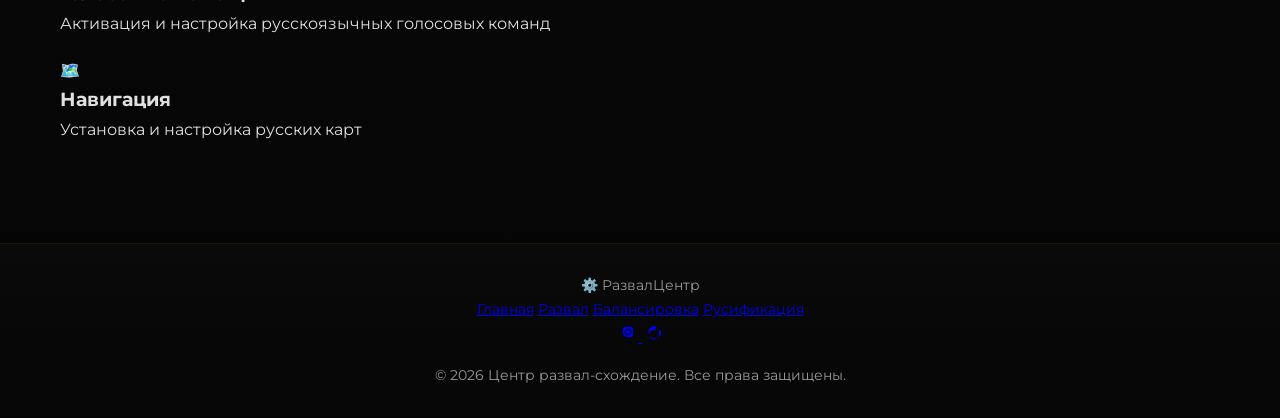
<file: rusification.html>
<!DOCTYPE html>
<html lang="ru">
<head>
    <meta charset="UTF-8">
    <meta name="viewport" content="width=device-width, initial-scale=1.0">
    <title>Русификация китайских электромобилей</title>
    <link rel="stylesheet" href="style.css">
    <link rel="icon" href="data:image/svg+xml,<svg xmlns='http://www.w3.org/2000/svg' viewBox='0 0 100 100'><text y='.9em' font-size='90'>🔧</text></svg>">
</head>
<body>


<header>
    <div class="header-container">
        <div class="logo">
            <span class="logo-icon">⚙️</span>
            <span class="logo-text">Развал<span>Центр</span></span>
        </div>
        <nav>
            <a href="index.html">Главная</a>
            <a href="razval.html">Развал-схождение</a>
            <a href="balancing.html">Балансировка</a>
            <a href="rusification.html" class="nav-active">Русификация</a>
        </nav>
    </div>
</header>

<section class="page-header">
    <div class="page-header-bg"></div>
    <h1>Русификация китайских <span class="gold-text">электромобилей</span></h1>
    <p>Перевод мультимедиа, приборных панелей и систем управления</p>
    <a href="https://wa.me/992077113737" class="btn btn-primary">Получить консультацию</a>
</section>

<section class="content">
    <h2>Поддерживаемые <span class="gold-text">электромобили</span></h2>
    <div class="section-line"></div>

    <div class="car-cards">
        <div class="car-card">
            <div class="car-badge">BYD</div>
            <h3>BYD</h3>
            <p> E3,E2, Han, Tang, Dolphin, Seal</p>
            <span class="price"></span>
            <div class="card-glow"></div>
        </div>
        <div class="car-card">
            <div class="car-badge">Changan</div>
            <h3>Changan EV</h3>
            <p>Deepal SL03, Lumin, UNI-V EV</p>
            <span class="price"></span>
            <div class="card-glow"></div>
        </div>
        <div class="car-card">
            <div class="car-badge">AION</div>
            <h3>AION</h3>
            <p>S plus, S max, Y, Y plus</p>
            <span class="price"></span>
            <div class="card-glow"></div>
        </div>
        <div class="car-card">
            <div class="car-badge">XPeng</div>
            <h3>XPeng</h3>
            <p>P5, P7, G3, G9</p>
            <span class="price"></span>
            <div class="card-glow"></div>
        </div>
        <div class="car-card">
            <div class="car-badge">Zeekr</div>
            <h3>Zeekr</h3>
            <p>001, 009, X</p>
            <span class="price"></span>
            <div class="card-glow"></div>
        </div>
        <div class="car-card">
            <div class="car-badge">Hongqi</div>
            <h3>Hongqi EV</h3>
            <p>E-HS9, E-QM5</p>
            <span class="price"></span>
            <div class="card-glow"></div>
        </div>
    </div>
</section>

<section class="content dark">
    <h2>Что входит в <span class="gold-text">русификацию</span></h2>
    <div class="section-line"></div>

    <div class="features-grid">
        <div class="feature-item">
            <div class="feature-icon">📱</div>
            <h3>Мультимедиа</h3>
            <p>Полный перевод интерфейса информационно-развлекательной системы</p>
        </div>
        <div class="feature-item">
            <div class="feature-icon">📊</div>
            <h3>Приборная панель</h3>
            <p>Перевод бортового компьютера и всех информационных дисплеев</p>
        </div>
        <div class="feature-item">
            <div class="feature-icon">🗣️</div>
            <h3>Голосовые помощники</h3>
            <p>Активация и настройка русскоязычных голосовых команд</p>
        </div>
        <div class="feature-item">
            <div class="feature-icon">🗺️</div>
            <h3>Навигация</h3>
            <p>Установка и настройка русских карт</p>
        </div>
    </div>
</section>

<footer>
    <div class="footer-content">
        <div class="footer-logo">
            <span class="logo-icon">⚙️</span>
            <span class="logo-text">Развал<span>Центр</span></span>
        </div>
        <div class="footer-links">
            <a href="main.html">Главная</a>
            <a href="razval.html">Развал</a>
            <a href="balancing.html">Балансировка</a>
            <a href="rusification.html">Русификация</a>
        </div>
        <div class="social-links">
            <a href="https://www.instagram.com/razval_tj" target="_blank" class="social-btn instagram" title="Instagram">
                <svg viewBox="0 0 448 512" width="20" height="20" fill="currentColor">
                    <path d="M224,202.66A53.34,53.34,0,1,0,277.34,256,53.38,53.38,0,0,0,224,202.66Zm124.71-41a54,54,0,0,0-30.63-30.63C288,124,224,124,224,124s-64,0-94.08,6.88a54,54,0,0,0-30.63,30.63C92,160,92,224,92,224s0,64,6.88,94.08a54,54,0,0,0,30.63,30.63C160,388,224,388,224,388s64,0,94.08-6.88a54,54,0,0,0,30.63-30.63C356,288,356,224,356,224S356,160,348.71,161.66ZM224,338a82,82,0,1,1,82-82A82.09,82.09,0,0,1,224,338Zm85-148a19,19,0,1,1-19-19A19,19,0,0,1,309,190Z"/>
                </svg>
            </a>
            <a href="https://www.tiktok.com/@razvaltj4" target="_blank" class="social-btn tiktok" title="TikTok">
                <svg viewBox="0 0 448 512" width="20" height="20" fill="currentColor">
                    <path d="M448,209.91a159.79,159.79,0,0,1-46.58-6.42v121.07a122.94,122.94,0,1,1-122.93-122.93,120.27,120.27,0,0,1,43.86,9.12V105.88a160.06,160.06,0,1,0,124.65,104Z"/>
                </svg>
            </a>
            <a href="https://wa.me/992077113737" class="social-btn whatsapp" title="WhatsApp">
                <svg viewBox="0 0 448 512" width="20" height="20" fill="currentColor">
                    <path d="M380.9 97.1C339 55.1 283.7 32 223.9 32c-70.4 0-128.5 38.4-158.3 97.6L20.3 139c-6.7 6.7-10.7 15.9-10.7 25.6l0 3.2c0 38.4 31.2 69.6 69.6 69.6 12.3 0 23.9-3.2 34.3-9.2l34.7-15.6c8.8-4 18.8-1.6 25.6 6.1l16.6 18.5c6.9 7.7 18.6 8.2 26.1 1.2l44.7-41.1c15.3-14.1 23.6-34.8 23.6-56.1 0-16-4.8-31.1-13.5-43.9l-20.2-29.7z"/>
                </svg>
            </a>
        </div>
    </div>
    <div class="footer-bottom">
        <p>© 2026 Центр развал-схождение. Все права защищены.</p>
    </div>
</footer>

</body>
</html>
</file>
<file: style.css>
/* ====== RESET & FONTS ====== */
@import url('https://fonts.googleapis.com/css2?family=Playfair+Display:wght@400;600;700&family=Montserrat:wght@300;400;500;600&display=swap');

* {
    margin: 0;
    padding: 0;
    box-sizing: border-box;
    font-family: 'Montserrat', Arial, Helvetica, sans-serif;
}

/* ====== GOLD THEME COLORS ====== */
:root {
    --gold: #d4af37;
    --gold-light: #f5d678;
    --gold-dark: #b8962e;
    --dark: #0a0a0a;
    --dark-secondary: #1a1a1a;
    --dark-tertiary: #2a2a2a;
    --white: #ffffff;
    --text-light: #e0e0e0;
    --text-muted: #999999;
}

/* ====== HTML & BODY ====== */
html, body {
    height: 100%;
    background: linear-gradient(135deg, #0d0d0d 0%, #1a1a1a 50%, #0d0d0d 100%);
}

body {
    display: flex;
    flex-direction: column;
    min-height: 100vh;
    color: var(--text-light);
    line-height: 1.7;
    width: 100%;
    min-width: 320px;
}

/* ====== HEADER ====== */
header {
    width: 100%;
    background: linear-gradient(180deg, rgba(20,20,20,0.98) 0%, rgba(10,10,10,0.95) 100%);
    padding: 18px 60px;
    position: sticky;
    top: 0;
    z-index: 1000;
    box-shadow: 0 4px 30px rgba(0,0,0,0.5);
    backdrop-filter: blur(10px);
    border-bottom: 1px solid rgba(212, 175, 55, 0.2);
}

header::before {
    content: '';
    position: absolute;
    top: 0;
    left: 0;
    right: 0;
    height: 2px;
    background: linear-gradient(90deg, transparent, var(--gold), transparent);
}

nav a {
    color: #fff;
    margin-right: 30px;
    text-decoration: none;
    font-weight: 500;
    font-size: 14px;
    letter-spacing: 1.5px;
    text-transform: uppercase;
    transition: all 0.4s cubic-bezier(0.4, 0, 0.2, 1);
    position: relative;
    padding: 5px 0;
}

nav a::after {
    content: '';
    position: absolute;
    bottom: 0;
    left: 0;
    width: 0;
    height: 2px;
    background: linear-gradient(90deg, var(--gold-light), var(--gold));
    transition: width 0.4s ease;
}

nav a:hover {
    color: var(--gold);
    text-shadow: 0 0 20px rgba(212, 175, 55, 0.5);
}

nav a:hover::after {
    width: 100%;
}

/* ====== PAGE HEADER ====== */
.page-header {
    width: 100%;
    padding: 80px 60px;
    background: 
        radial-gradient(ellipse at 20% 50%, rgba(212, 175, 55, 0.15) 0%, transparent 50%),
        radial-gradient(ellipse at 80% 50%, rgba(212, 175, 55, 0.1) 0%, transparent 50%),
        linear-gradient(135deg, #0f0f0f 0%, #1c1c1c 50%, #0f0f0f 100%);
    color: #fff;
    text-align: center;
}

.page-header h1 {
    font-family: 'Playfair Display', serif;
    font-size: 48px;
    margin-bottom: 15px;
    font-weight: 700;
    background: linear-gradient(135deg, #fff 0%, var(--gold-light) 50%, #fff 100%);
    -webkit-background-clip: text;
    -webkit-text-fill-color: transparent;
    background-clip: text;
}

.page-header p {
    font-size: 18px;
    color: var(--text-light);
    font-weight: 300;
}

/* ====== HERO ====== */
.hero {
    width: 100%;
    padding: 140px 60px;
    background: 
        radial-gradient(ellipse at 20% 50%, rgba(212, 175, 55, 0.15) 0%, transparent 50%),
        radial-gradient(ellipse at 80% 50%, rgba(212, 175, 55, 0.1) 0%, transparent 50%),
        linear-gradient(135deg, #0f0f0f 0%, #1c1c1c 50%, #0f0f0f 100%);
    color: #fff;
    animation: fadeIn 1.2s ease;
    text-align: center;
    position: relative;
    overflow: hidden;
}

.hero::before {
    content: '';
    position: absolute;
    top: 0;
    left: 0;
    right: 0;
    bottom: 0;
    background: url("data:image/svg+xml,%3Csvg width='60' height='60' viewBox='0 0 60 60' xmlns='http://www.w3.org/2000/svg'%3E%3Cg fill='none' fill-rule='evenodd'%3E%3Cg fill='%23d4af37' fill-opacity='0.03'%3E%3Cpath d='M36 34v-4h-2v4h-4v2h4v4h2v-4h4v-2h-4zm0-30V0h-2v4h-4v2h4v4h2V6h4V4h-4zM6 34v-4H4v4H0v2h4v4h2v-4h4v-2H6zM6 4V0H4v4H0v2h4v4h2V6h4V4H6z'/%3E%3C/g%3E%3C/g%3E%3C/svg%3E");
    opacity: 0.5;
}

.hero h1 {
    font-family: 'Playfair Display', serif;
    font-size: 52px;
    margin-bottom: 20px;
    font-weight: 700;
    background: linear-gradient(135deg, #fff 0%, var(--gold-light) 50%, #fff 100%);
    -webkit-background-clip: text;
    -webkit-text-fill-color: transparent;
    background-clip: text;
    animation: shimmer 3s ease infinite;
}

@keyframes shimmer {
    0%, 100% { background-position: 0% 50%; }
    50% { background-position: 100% 50%; }
}

.hero p {
    font-size: 20px;
    color: var(--text-light);
    font-weight: 300;
    letter-spacing: 0.5px;
}

/* ====== HERO RAZVAL ====== */
.hero-razval {
    width: 100%;
    padding: 60px;
    background: linear-gradient(135deg, #1a1a1a 0%, #0f0f0f 100%);
    border-left: 4px solid var(--gold);
}

.hero-text h2 {
    font-family: 'Playfair Display', serif;
    font-size: 32px;
    color: var(--gold);
    margin-bottom: 15px;
}

.hero-text p {
    color: var(--text-light);
    font-size: 16px;
    max-width: 600px;
}

/* ====== BUTTON ====== */
.btn {
    display: inline-block;
    margin-top: 25px;
    padding: 12px 28px;
    background: #f5c400;
    color: #000;
    font-weight: bold;
    text-decoration: none;
    border-radius: 6px;
    transition: all 0.3s ease;
}

.btn:hover {
    background: #d4a900;
    transform: translateY(-3px);
    box-shadow: 0 10px 25px rgba(0,0,0,0.2);
}

/* ====== MAIN CONTENT ====== */
.content {
    flex: 1 0 auto;
    width: 100%;
    padding: 80px 60px;
    background: linear-gradient(180deg, #121212 0%, #0a0a0a 100%);
}

.content.dark {
    background: linear-gradient(180deg, #0a0a0a 0%, #050505 100%);
}

.content h2 {
    font-family: 'Playfair Display', serif;
    font-size: 36px;
    margin-bottom: 30px;
    position: relative;
    color: #fff;
    font-weight: 600;
}

.content h2::after {
    content: "";
    display: block;
    width: 80px;
    height: 3px;
    background: linear-gradient(90deg, var(--gold), var(--gold-light));
    margin-top: 15px;
    border-radius: 2px;
}

.content p {
    font-size: 16px;
    margin-bottom: 20px;
    color: var(--text-light);
}

.content ul {
    margin-left: 20px;
    color: var(--text-light);
}

.content li {
    margin-bottom: 10px;
    font-size: 16px;
}

/* ====== PRICE ====== */
.price {
    font-size: 32px;
    font-weight: 600;
    background: linear-gradient(135deg, var(--gold-light), var(--gold));
    -webkit-background-clip: text;
    -webkit-text-fill-color: transparent;
    background-clip: text;
}

/* ====== CARDS ====== */
.car-cards {
    width: 100%;
    display: grid;
    grid-template-columns: repeat(auto-fit, minmax(280px, 1fr));
    gap: 30px;
    margin-top: 40px;
}

.services-grid {
    display: grid;
    grid-template-columns: repeat(auto-fit, minmax(280px, 1fr));
    gap: 30px;
    margin-top: 30px;
}

.service-card,
.car-card {
    background: linear-gradient(145deg, #1a1a1a 0%, #0f0f0f 100%);
    padding: 35px;
    border-radius: 8px;
    border: 1px solid rgba(212, 175, 55, 0.15);
    border-left: 4px solid var(--gold);
    transition: all 0.4s cubic-bezier(0.4, 0, 0.2, 1);
    box-shadow: 0 10px 40px rgba(0,0,0,0.3);
    position: relative;
    overflow: hidden;
}

.service-card::before,
.car-card::before {
    content: '';
    position: absolute;
    top: 0;
    left: 0;
    right: 0;
    height: 1px;
    background: linear-gradient(90deg, transparent, var(--gold), transparent);
    opacity: 0;
    transition: opacity 0.4s ease;
}

.car-card {
    border-left: 4px solid var(--gold);
    border-color: rgba(212, 175, 55, 0.3);
}

.service-card:hover,
.car-card:hover {
    transform: translateY(-8px);
    box-shadow: 0 25px 50px rgba(0,0,0,0.4), 0 0 30px rgba(212, 175, 55, 0.1);
    border-color: rgba(212, 175, 55, 0.4);
}

.service-card:hover::before,
.car-card:hover::before {
    opacity: 1;
}

.service-card h3,
.car-card h3 {
    margin-bottom: 12px;
    font-size: 22px;
    color: #fff;
    font-weight: 600;
}

.service-card p,
.car-card p {
    color: var(--text-muted);
    margin-bottom: 15px;
    font-size: 15px;
}

.service-card a {
    color: var(--gold);
    font-weight: 600;
    text-decoration: none;
    text-transform: uppercase;
    font-size: 13px;
    letter-spacing: 1px;
    transition: all 0.3s ease;
}

.service-card a:hover {
    color: var(--gold-light);
    text-shadow: 0 0 15px rgba(212, 175, 55, 0.5);
}

/* ====== SERVICES SECTION ====== */
.services {
    padding: 80px 60px;
    background: linear-gradient(180deg, #0a0a0a 0%, #121212 100%);
}

.services h2 {
    font-family: 'Playfair Display', serif;
    font-size: 36px;
    margin-bottom: 10px;
    color: #fff;
}

.services-sub {
    color: var(--text-muted);
    font-size: 16px;
    margin-bottom: 30px;
}

/* ====== WHY SECTION ====== */
.why {
    padding: 80px 60px;
    background: linear-gradient(180deg, #121212 0%, #0a0a0a 100%);
}

.why h2 {
    font-family: 'Playfair Display', serif;
    font-size: 36px;
    margin-bottom: 30px;
    color: #fff;
}

.why-grid {
    display: grid;
    grid-template-columns: repeat(auto-fit, minmax(250px, 1fr));
    gap: 20px;
}

.why-grid div {
    padding: 20px;
    background: rgba(212, 175, 55, 0.1);
    border-radius: 8px;
    color: var(--text-light);
    font-size: 16px;
    border-left: 3px solid var(--gold);
}

/* ====== FOOTER ====== */
footer {
    background: linear-gradient(180deg, #0a0a0a 0%, #050505 100%);
    color: var(--text-muted);
    text-align: center;
    padding: 30px;
    font-size: 14px;
    border-top: 1px solid rgba(212, 175, 55, 0.1);
    position: relative;
}

footer p {
    margin-top: 15px;
    color: var(--text-muted);
}

/* ====== SIDE ICONS ===== */
.side-icons {
    position: fixed;
    bottom: 100px;
    right: 20px;
    display: flex;
    flex-direction: column;
    gap: 15px;
    z-index: 5000;
}

.side-btn {
    display: flex;
    align-items: center;
    justify-content: center;
    width: 50px;
    height: 50px;
    border-radius: 50%;
    background: #222;
    color: #fff;
    font-size: 24px;
    text-decoration: none;
    transition: all 0.3s ease;
    box-shadow: 0 5px 20px rgba(0,0,0,0.3);
}

.side-btn:hover {
    transform: translateY(-4px) scale(1.05);
    box-shadow: 0 8px 25px rgba(0,0,0,0.4);
}

.side-btn.call-btn {
    background: #f5c400;
    color: #000;
}

.side-btn.call-btn:hover {
    background: #d4a900;
}

.side-btn.whatsapp {
    background: #25D366;
    color: #fff;
}

.side-btn.whatsapp:hover {
    background: #1ebe5d;
}

.side-btn.instagram:hover {
    background: linear-gradient(45deg, #f09433, #e6683c, #dc2743, #cc2366, #bc1888);
}

.side-btn.tiktok:hover {
    background: #000;
}

.side-btn svg {
    width: 24px;
    height: 24px;
    fill: currentColor;
}

/* ====== FLOATING WHATSAPP ====== */
.whatsapp {
    position: fixed;
    bottom: 20px;
    right: 20px;
    width: 60px;
    height: 60px;
    background: #25D366;
    border-radius: 50%;
    display: flex;
    align-items: center;
    justify-content: center;
    font-size: 32px;
    text-decoration: none;
    z-index: 5000;
    box-shadow: 0 5px 20px rgba(37, 211, 102, 0.4);
    transition: all 0.3s ease;
}

.whatsapp:hover {
    transform: scale(1.1);
    box-shadow: 0 8px 25px rgba(37, 211, 102, 0.5);
}

/* ====== MOBILE ADAPTATION ====== */
@media (max-width: 768px) {
    header,
    .hero,
    .content,
    .hero-razval,
    .services,
    .why,
    .page-header {
        padding: 40px 20px;
    }

    nav a {
        display: inline-block;
        margin-right: 15px;
        margin-bottom: 8px;
        font-size: 12px;
    }

    .hero h1,
    .page-header h1 {
        font-size: 32px;
    }

    .hero p,
    .page-header p {
        font-size: 16px;
    }

    .content h2,
    .services h2,
    .why h2 {
        font-size: 26px;
    }

    body {
        padding-bottom: 100px;
    }

    .side-icons {
        bottom: 90px;
        gap: 12px;
        right: 15px;
    }

    .side-btn {
        width: 45px;
        height: 45px;
        font-size: 20px;
    }

    .side-btn svg {
        width: 22px;
        height: 22px;
    }

    .whatsapp {
        bottom: 20px;
        width: 55px;
        height: 55px;
    }
    

/* ====== VIDEO SECTION ====== */
.video-section {
    padding: 80px 60px;
    background: linear-gradient(180deg, #121212 0%, #0a0a0a 100%);
    text-align: center;
}

.video-section h2 {
    font-family: 'Playfair Display', serif;
    font-size: 36px;
    margin-bottom: 15px;
    position: relative;
    color: #fff;
    font-weight: 600;
}

.video-section h2::after {
    content: "";
    display: block;
    width: 80px;
    height: 3px;
    background: linear-gradient(90deg, var(--gold), var(--gold-light));
    margin: 15px auto 0;
    border-radius: 2px;
}

.video-section p {
    color: var(--text-muted);
    margin-bottom: 40px;
    font-size: 16px;
}

.video-container {
    max-width: 900px;
    margin: 0 auto;
    position: relative;
    border-radius: 12px;
    overflow: hidden;
    box-shadow: 0 20px 60px rgba(0,0,0,0.5), 0 0 40px rgba(212, 175, 55, 0.1);
    border: 1px solid rgba(212, 175, 55, 0.2);
}

.video-container::before {
    content: '';
    position: absolute;
    top: 0;
    left: 0;
    right: 0;
    height: 2px;
    background: linear-gradient(90deg, transparent, var(--gold), transparent);
    z-index: 2;
}

.video-container iframe {
    width: 100%;
    aspect-ratio: 16 / 9;
    display: block;
    border: none;
}

/* ====== VIDEO ====== */
.video-container {
    width: 100%;
    max-width: 800px;
    margin: 0 auto 40px;
    border-radius: 12px;
    overflow: hidden;
    box-shadow: 0 15px 40px rgba(0, 0, 0, 0.4);
    border: 1px solid rgba(212, 175, 55, 0.2);
}

.video-container video {
    width: 100%;
    display: block;
    background: #000;
}

/* Адаптив видео */
@media (max-width: 768px) {
    .video-container {
        max-width: 100%;
        margin-bottom: 30px;
    }
}




/* ====== SIDE ICONS (справа рядом с WhatsApp) ===== */
.side-icons {
    position: fixed;
    bottom: 100px;
    right: 20px;
    display: flex;
    flex-direction: column;
    gap: 15px;
    z-index: 5000;
}

.side-btn {
    display: flex;
    align-items: center;
    justify-content: center;
    width: 50px;
    height: 50px;
    border-radius: 50%;
    background: #222;
    color: #fff;
    font-size: 24px;
    text-decoration: none;
    transition: all 0.3s ease;
    box-shadow: 0 5px 20px rgba(0,0,0,0.3);
}

.side-btn:hover {
    transform: translateY(-4px) scale(1.05);
    box-shadow: 0 8px 25px rgba(0,0,0,0.4);
}

.side-btn.call-btn {
    background: #f5c400;
    color: #000;
}

.side-btn.call-btn:hover {
    background: #d4a900;
}

.side-btn.instagram:hover {
    background: linear-gradient(45deg, #f09433, #e6683c, #dc2743, #cc2366, #bc1888);
}

.side-btn.tiktok:hover {
    background: #000;
}

.side-btn svg {
    width: 24px;
    height: 24px;
    fill: currentColor;
}


.action-btn {
    display: flex;
    align-items: center;
    justify-content: center;
    width: 50px;
    height: 50px;
    border-radius: 50%;
    text-decoration: none;
    font-size: 22px;
    transition: all 0.3s ease;
    box-shadow: 0 5px 20px rgba(0,0,0,0.3);
}

.action-btn:hover {
    transform: scale(1.1) translateY(-3px);
    box-shadow: 0 8px 25px rgba(0,0,0,0.4);
}

.action-btn svg {
    width: 24px;
    height: 24px;
    fill: currentColor;
}

/* WhatsApp */
.whatsapp {
    background: #25D366;
    color: #fff;
}

/* Phone */
.phone-btn {
    background: #f5c400;
    color: #000;
}

/* Instagram */
.instagram-btn {
    background: linear-gradient(45deg, #f09433, #e6683c, #dc2743, #cc2366, #bc1888);
    color: #fff;
}

/* TikTok */
.tiktok-btn {
    background: #000;
    color: #fff;
}

/* ====== SERVICES ====== */
.services {
    padding: 80px 60px;
    background: linear-gradient(180deg, #0a0a0a 0%, #121212 100%);
}

.services h2 {
    font-family: 'Playfair Display', serif;
    font-size: 36px;
    margin-bottom: 10px;
    color: #fff;
    text-align: center;
}

.section-line {
    width: 80px;
    height: 3px;
    background: linear-gradient(90deg, var(--gold), var(--gold-light));
    margin: 0 auto 15px;
    border-radius: 2px;
}

.services-sub {
    color: var(--text-muted);
    font-size: 18px;
    margin-bottom: 40px;
    text-align: center;
}

/* ====== VIDEO SECTION (отдельная секция по центру) ====== */
.video-section {
    padding: 60px 60px;
    background: linear-gradient(180deg, #121212 0%, #0a0a0a 100%);
}

.video-section .video-container {
    max-width: 900px;
    margin: 0 auto;
}

/* Убираем старые стили позиционирования video в services */
.services {
    display: block;
}

.services .video-container {
    display: none; /* скрываем видео из services, теперь оно в video-section */
}

/* ====== VIDEO CONTAINER ====== */
.video-container {
    width: 100%;
    max-width: 800px;
    margin: 0 auto 40px;
    border-radius: 12px;
    overflow: hidden;
    box-shadow: 0 15px 40px rgba(0, 0, 0, 0.4);
    border: 1px solid rgba(212, 175, 55, 0.2);
}

.video-container video {
    width: 100%;
    display: block;
    background: #000;
}

/* Адаптив видео */
@media (max-width: 768px) {
    .video-container {
        max-width: 100%;
        margin-bottom: 30px;
    }
    
    .video-section {
        padding: 40px 20px;
    }
}

/* ====== PAGE HEADER ====== */
.page-header {
    width: 100%;
    padding: 100px 60px;
    background: 
        radial-gradient(ellipse at 30% 50%, rgba(212, 175, 55, 0.12) 0%, transparent 50%),
        radial-gradient(ellipse at 70% 50%, rgba(212, 175, 55, 0.08) 0%, transparent 50%),
        linear-gradient(135deg, #0f0f0f 0%, #1a1a1a 50%, #0f0f0f 100%);
    text-align: center;
    position: relative;
}

.page-header::before {
    content: '';
    position: absolute;
    top: 0;
    left: 0;
    right: 0;
    height: 1px;
    background: linear-gradient(90deg, transparent, var(--gold), transparent);
}

.page-header h1 {
    font-family: 'Playfair Display', serif;
    font-size: 48px;
    margin-bottom: 15px;
    font-weight: 700;
    background: linear-gradient(135deg, #fff 0%, var(--gold-light) 50%, #fff 100%);
    -webkit-background-clip: text;
    -webkit-text-fill-color: transparent;
    background-clip: text;
}

.page-header p {
    font-size: 18px;
    color: var(--text-muted);
    font-weight: 300;
}

/* ====== HERO RAZVAL ====== */
.hero-razval {
    width: 100%;
    padding: 60px;
    background: linear-gradient(135deg, #151515 0%, #1f1f1f 50%, #151515 100%);
    border-left: 4px solid var(--gold);
    margin: 40px 0;
}

.hero-text h2 {
    font-family: 'Playfair Display', serif;
    font-size: 32px;
    margin-bottom: 15px;
    color: #fff;
    font-weight: 600;
}

.hero-text p {
    font-size: 16px;
    color: var(--text-light);
    max-width: 700px;
    line-height: 1.8;
}

/* ====== SERVICES GRID ====== */
.services-grid {
    display: grid;
    grid-template-columns: repeat(auto-fit, minmax(280px, 1fr));
    gap: 25px;
    margin-top: 40px;
}

.services-sub {
    font-size: 18px;
    color: var(--text-muted);
    margin-bottom: 30px;
}

/* ====== WHY SECTION ====== */
.why {
    width: 100%;
    padding: 80px 60px;
    background: linear-gradient(180deg, #0a0a0a 0%, #050505 100%);
    border-top: 1px solid rgba(212, 175, 55, 0.1);
}

.why h2 {
    font-family: 'Playfair Display', serif;
    font-size: 36px;
    margin-bottom: 40px;
    color: #fff;
    font-weight: 600;
    text-align: center;
}

.why-grid {
    display: grid;
    grid-template-columns: repeat(auto-fit, minmax(250px, 1fr));
    gap: 25px;
    max-width: 1000px;
    margin: 0 auto;
}

.why-grid div {
    background: linear-gradient(145deg, #1a1a1a 0%, #0f0f0f 100%);
    padding: 25px;
    border-radius: 8px;
    border: 1px solid rgba(212, 175, 55, 0.15);
    color: var(--text-light);
    font-size: 16px;
    text-align: center;
    transition: all 0.3s ease;
}

.why-grid div:hover {
    border-color: rgba(212, 175, 55, 0.4);
    transform: translateY(-3px);
    box-shadow: 0 10px 30px rgba(0,0,0,0.3);
}

/* ====== MAIN SERVICE CARD ====== */
.service-card.main {
    background: linear-gradient(145deg, #1f1f1f 0%, #141414 100%);
    border-color: rgba(212, 175, 55, 0.3);
    border-left-width: 4px;
}

.service-card.main h3 {
    color: var(--gold);
}

/* Стили для иконок в карточках услуг */
.service-icon {
    display: flex;
    justify-content: center;
    align-items: center;
    margin: 10px 0;
}

.service-card.main .service-icon svg {
    width: 64px;
    height: 64px;
}
}
</file>
